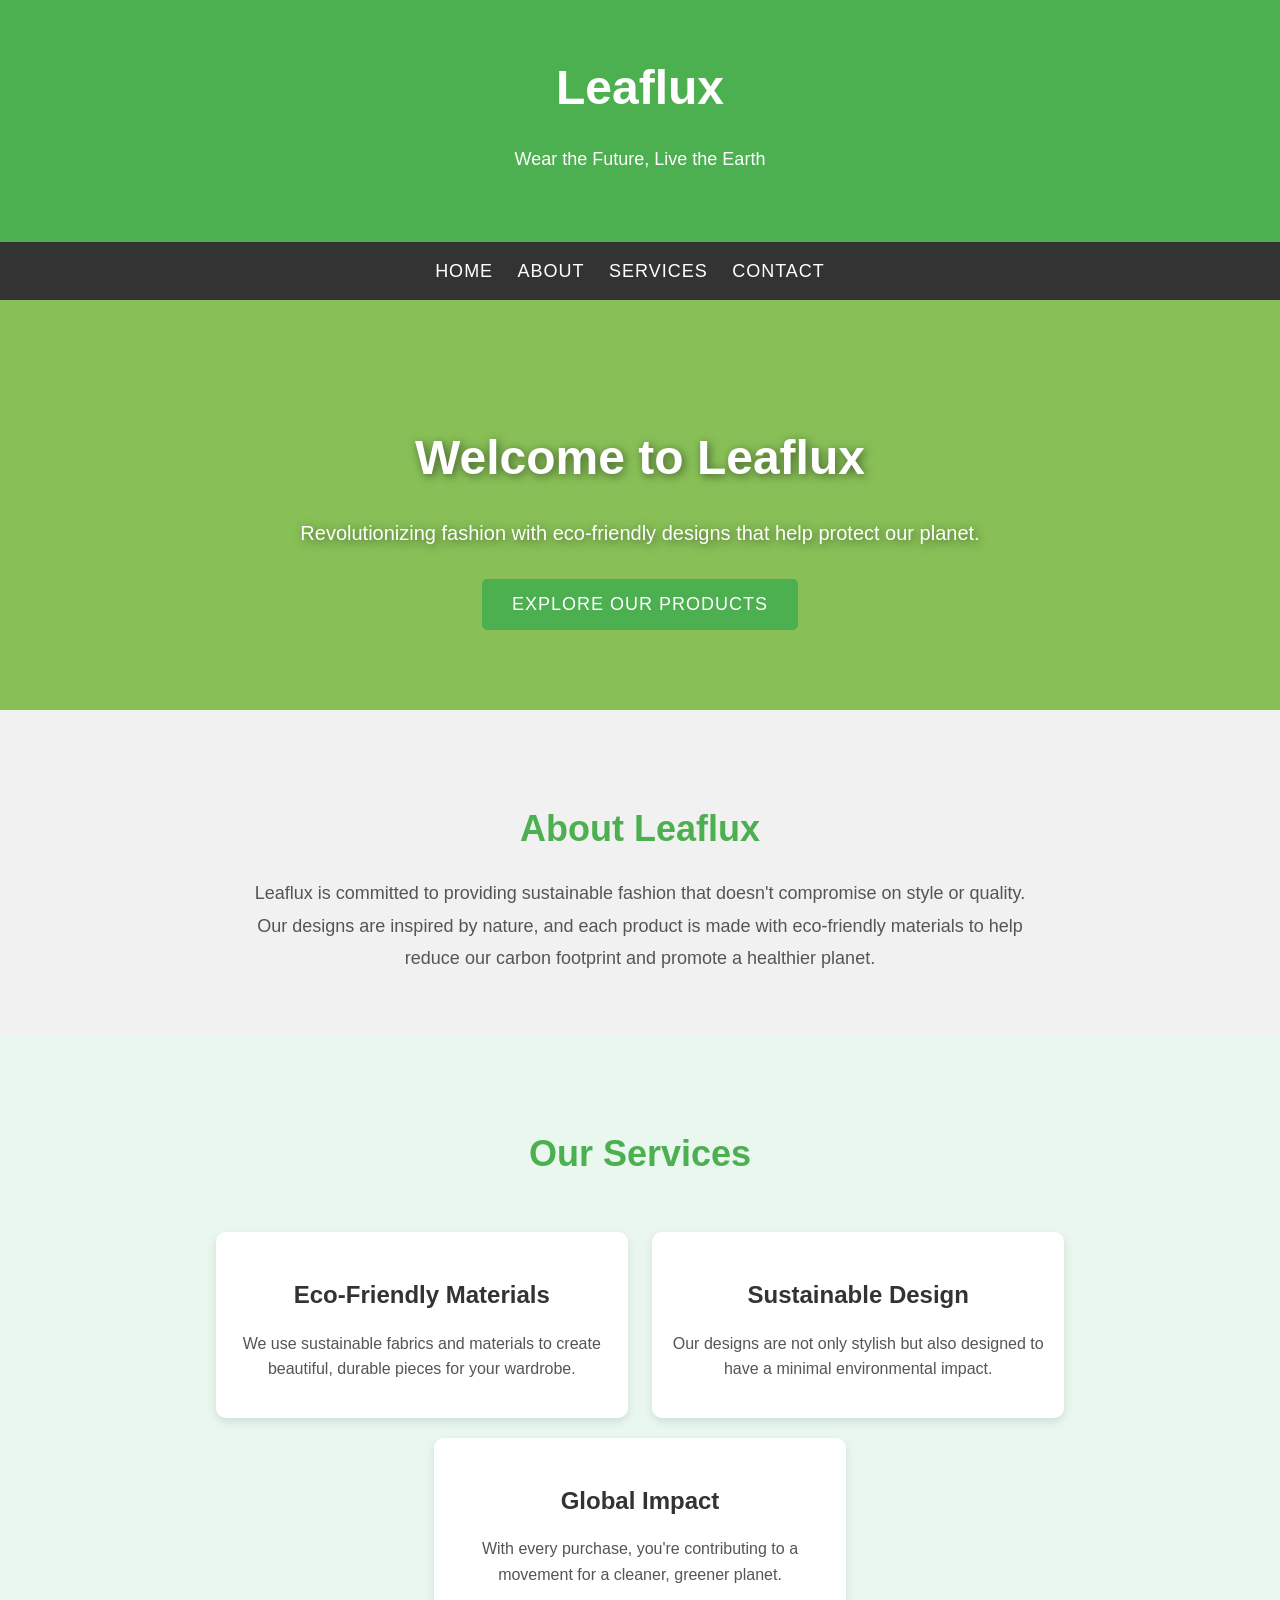
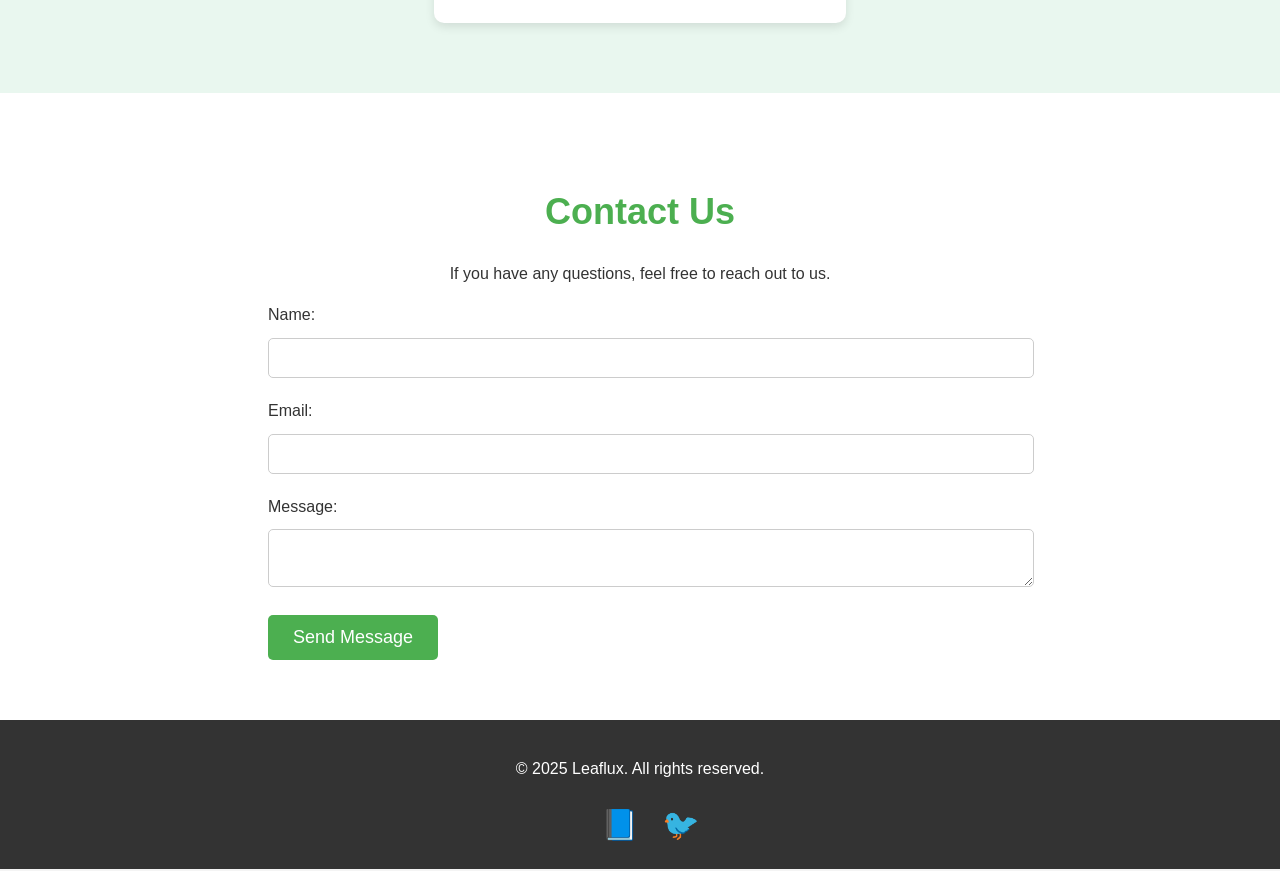
<file: leaflux.html>
<!DOCTYPE html>
<html lang="en">
<head>
    <meta charset="UTF-8">
    <meta name="viewport" content="width=device-width, initial-scale=1.0">
    <meta name="description" content="Leaflux - Wear the Future, Live the Earth">
    <title>Leaflux - Wear the Future, Live the Earth</title>
    <style>
        /* General Styles */
        body {
            font-family: 'Arial', sans-serif;
            margin: 0;
            padding: 0;
            background-color: #f4f4f4; /* Light gray background for the body */
            color: #333;
            line-height: 1.6;
        }

        /* Header Section */
        header {
            background-color: #4CAF50; /* Green for eco-friendly */
            color: white;
            padding: 50px 20px;
            text-align: center;
        }

        header h1 {
            font-size: 48px;
            margin: 0;
        }

        header p {
            font-size: 18px;
            font-weight: 300;
        }

        /* Navigation Bar */
        nav {
            background-color: #333;
            text-align: center;
            padding: 15px;
        }

        nav ul {
            list-style: none;
            padding: 0;
            margin: 0;
        }

        nav ul li {
            display: inline-block;
            margin-right: 20px;
        }

        nav ul li a {
            color: white;
            text-decoration: none;
            font-size: 18px;
            text-transform: uppercase;
            letter-spacing: 1px;
        }

        nav ul li a:hover {
            color: #4CAF50; /* Highlight with green */
        }

        /* Hero Section */
        #hero {
            background: url('https://via.placeholder.com/1600x800') no-repeat center center/cover;
            color: white;
            text-align: center;
            padding: 80px 20px;
            background-color: #88C057; /* Light green background */
        }

        #hero h2 {
            font-size: 48px;
            margin-bottom: 20px;
            text-shadow: 2px 2px 10px rgba(0, 0, 0, 0.5);
        }

        #hero p {
            font-size: 20px;
            margin-bottom: 30px;
            font-weight: 300;
            text-shadow: 2px 2px 10px rgba(0, 0, 0, 0.5);
        }

        #hero button {
            padding: 15px 30px;
            background-color: #4CAF50;
            color: white;
            border: none;
            border-radius: 5px;
            font-size: 18px;
            cursor: pointer;
            text-transform: uppercase;
            letter-spacing: 1px;
        }

        #hero button:hover {
            background-color: #45a049;
        }

        /* About Section */
        #about {
            padding: 60px 20px;
            background-color: #f1f1f1; /* Soft light gray */
            text-align: center;
        }

        #about h2 {
            font-size: 36px;
            color: #4CAF50;
            margin-bottom: 20px;
        }

        #about p {
            font-size: 18px;
            color: #555;
            max-width: 800px;
            margin: 0 auto;
            line-height: 1.8;
        }

        /* Services Section */
        #services {
            padding: 60px 20px;
            background-color: #E9F7EF; /* Light mint green background */
            text-align: center;
        }

        #services h2 {
            font-size: 36px;
            color: #4CAF50;
            margin-bottom: 40px;
        }

        .service-item {
            display: inline-block;
            width: 30%;
            background-color: white;
            margin: 10px;
            padding: 20px;
            border-radius: 10px;
            box-shadow: 0 4px 10px rgba(0, 0, 0, 0.1);
            text-align: center;
            transition: transform 0.3s ease, box-shadow 0.3s ease;
        }

        .service-item:hover {
            transform: translateY(-10px);
            box-shadow: 0 6px 15px rgba(0, 0, 0, 0.2);
        }

        .service-item h3 {
            font-size: 24px;
            color: #333;
            margin-bottom: 15px;
        }

        .service-item p {
            font-size: 16px;
            color: #555;
            line-height: 1.6;
        }

        /* Contact Section */
        #contact {
            padding: 60px 20px;
            background-color: #ffffff; /* White background */
            text-align: center;
        }

        #contact h2 {
            font-size: 36px;
            color: #4CAF50;
            margin-bottom: 20px;
        }

        #contact form {
            display: block;
            width: 60%;
            margin: 0 auto;
            text-align: left;
        }

        #contact label {
            display: block;
            margin-bottom: 10px;
            font-size: 16px;
            color: #333;
        }

        #contact input,
        #contact textarea {
            width: 100%;
            padding: 10px;
            margin-bottom: 20px;
            border: 1px solid #ccc;
            border-radius: 5px;
            font-size: 16px;
        }

        #contact button {
            padding: 12px 25px;
            background-color: #4CAF50;
            color: white;
            border: none;
            border-radius: 5px;
            font-size: 18px;
            cursor: pointer;
        }

        #contact button:hover {
            background-color: #45a049;
        }

        /* Footer Section */
        footer {
            background-color: #333;
            color: white;
            padding: 20px;
            text-align: center;
        }

        footer p {
            font-size: 16px;
        }

        footer a {
            color: #4CAF50;
            text-decoration: none;
        }

        footer a:hover {
            text-decoration: underline;
        }

        /* Social Media Icons */
        .social-icons {
            margin-top: 20px;
        }

        .social-icons a {
            color: white;
            font-size: 30px;
            margin: 0 10px;
            text-decoration: none;
        }

        .social-icons a:hover {
            color: #4CAF50; /* Highlight with green on hover */
        }

        /* Responsive Design */
        @media (max-width: 768px) {
            #hero h2 {
                font-size: 36px;
            }

            #hero p {
                font-size: 18px;
            }

            #hero button {
                font-size: 16px;
            }

            .service-item {
                width: 100%;
                margin-bottom: 30px;
            }

            #contact form {
                width: 80%;
            }
        }
    </style>
</head>
<body>

    <!-- Header Section -->
    <header>
        <h1>Leaflux</h1>
        <p>Wear the Future, Live the Earth</p>
    </header>

    <!-- Navigation -->
    <nav>
        <ul>
            <li><a href="#hero">Home</a></li>
            <li><a href="#about">About</a></li>
            <li><a href="#services">Services</a></li>
            <li><a href="#contact">Contact</a></li>
        </ul>
    </nav>

    <!-- Hero Section -->
    <section id="hero">
        <h2>Welcome to Leaflux</h2>
        <p>Revolutionizing fashion with eco-friendly designs that help protect our planet.</p>
        <button onclick="window.location.href='#services'">Explore Our Products</button>
    </section>

    <!-- About Section -->
    <section id="about">
        <h2>About Leaflux</h2>
        <p>Leaflux is committed to providing sustainable fashion that doesn't compromise on style or quality. Our designs are inspired by nature, and each product is made with eco-friendly materials to help reduce our carbon footprint and promote a healthier planet.</p>
    </section>

    <!-- Services Section -->
    <section id="services">
        <h2>Our Services</h2>
        <div class="service-item">
            <h3>Eco-Friendly Materials</h3>
            <p>We use sustainable fabrics and materials to create beautiful, durable pieces for your wardrobe.</p>
        </div>
        <div class="service-item">
            <h3>Sustainable Design</h3>
            <p>Our designs are not only stylish but also designed to have a minimal environmental impact.</p>
        </div>
        <div class="service-item">
            <h3>Global Impact</h3>
            <p>With every purchase, you're contributing to a movement for a cleaner, greener planet.</p>
        </div>
    </section>

    <!-- Contact Section -->
    <section id="contact">
        <h2>Contact Us</h2>
        <p>If you have any questions, feel free to reach out to us.</p>
        <form action="#">
            <label for="name">Name:</label>
            <input type="text" id="name" name="name" required>

            <label for="email">Email:</label>
            <input type="email" id="email" name="email" required>

            <label for="message">Message:</label>
            <textarea id="message" name="message" required></textarea>

            <button type="submit">Send Message</button>
        </form>
    </section>

    <!-- Footer Section -->
    <footer>
        <p>&copy; 2025 Leaflux. All rights reserved.</p>
        <div class="social-icons">
            <a href="https://www.instagram.com/leaflux" target="_blank"></a>
            <a href="https://www.facebook.com/leaflux" target="_blank">📘</a>
            <a href="https://www.twitter.com/leaflux" target="_blank">🐦</a>
        </div>
    </footer>

</body>
</html>
</file>
